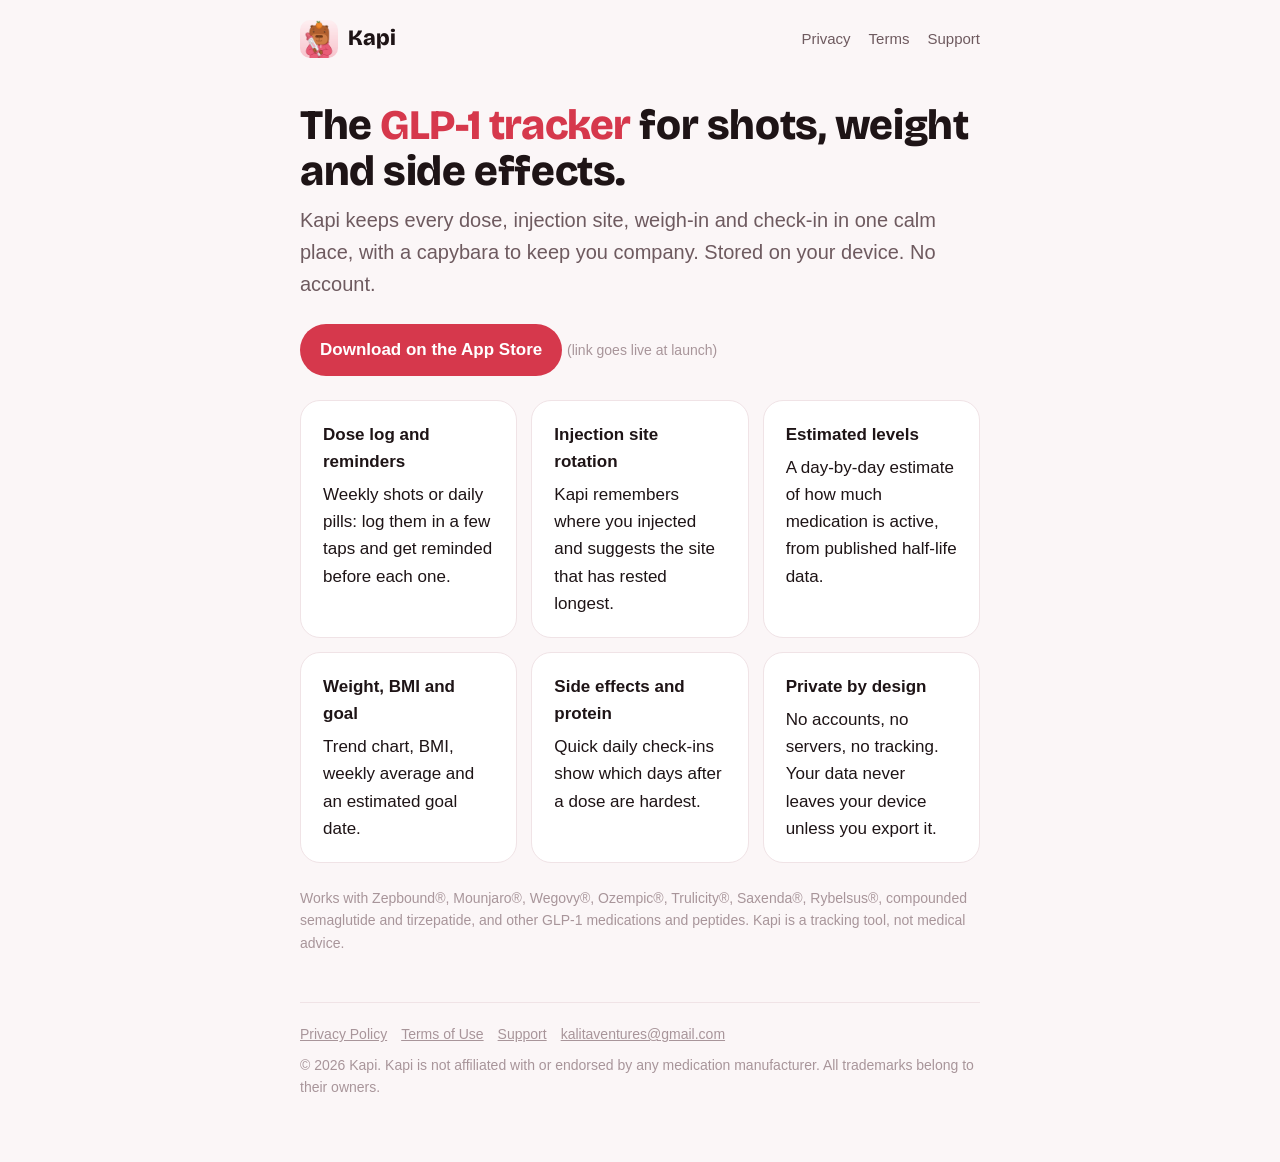
<file: index.html>
<!doctype html><html lang="en"><head><meta charset="utf-8"><meta name="viewport" content="width=device-width,initial-scale=1"><title>Kapi – GLP-1 TITLEamp; Peptide Tracker</title><meta name="description" content="Log GLP-1 shots and pills, rotate injection sites, and track weight, protein and side effects. Private, on your iPhone and iPad."><link rel="stylesheet" href="style.css"><link rel="icon" href="icon.png"></head><body><div class="wrap"><header><a class="brand" href="./"><img src="icon.png" alt="">Kapi</a><nav><a href="privacy.html">Privacy</a><a href="terms.html">Terms</a><a href="support.html">Support</a></nav></header>
<h1>The <em>GLP-1 tracker</em> for shots, weight and side effects.</h1>
<p class="lead">Kapi keeps every dose, injection site, weigh-in and check-in in one calm place, with a capybara to keep you company. Stored on your device. No account.</p>
<p><a class="btn" href="#">Download on the App Store</a> <span class="muted">(link goes live at launch)</span></p>
<div class="grid">
<div class="card"><h3>Dose log and reminders</h3>Weekly shots or daily pills: log them in a few taps and get reminded before each one.</div>
<div class="card"><h3>Injection site rotation</h3>Kapi remembers where you injected and suggests the site that has rested longest.</div>
<div class="card"><h3>Estimated levels</h3>A day-by-day estimate of how much medication is active, from published half-life data.</div>
<div class="card"><h3>Weight, BMI and goal</h3>Trend chart, BMI, weekly average and an estimated goal date.</div>
<div class="card"><h3>Side effects and protein</h3>Quick daily check-ins show which days after a dose are hardest.</div>
<div class="card"><h3>Private by design</h3>No accounts, no servers, no tracking. Your data never leaves your device unless you export it.</div>
</div>
<p class="muted">Works with Zepbound®, Mounjaro®, Wegovy®, Ozempic®, Trulicity®, Saxenda®, Rybelsus®, compounded semaglutide and tirzepatide, and other GLP-1 medications and peptides. Kapi is a tracking tool, not medical advice.</p>
<footer><a href="privacy.html">Privacy Policy</a><a href="terms.html">Terms of Use</a><a href="support.html">Support</a><a href="mailto:kalitaventures@gmail.com">kalitaventures@gmail.com</a><div style="margin-top:8px">© 2026 Kapi. Kapi is not affiliated with or endorsed by any medication manufacturer. All trademarks belong to their owners.</div></footer></div></body></html>
</file>
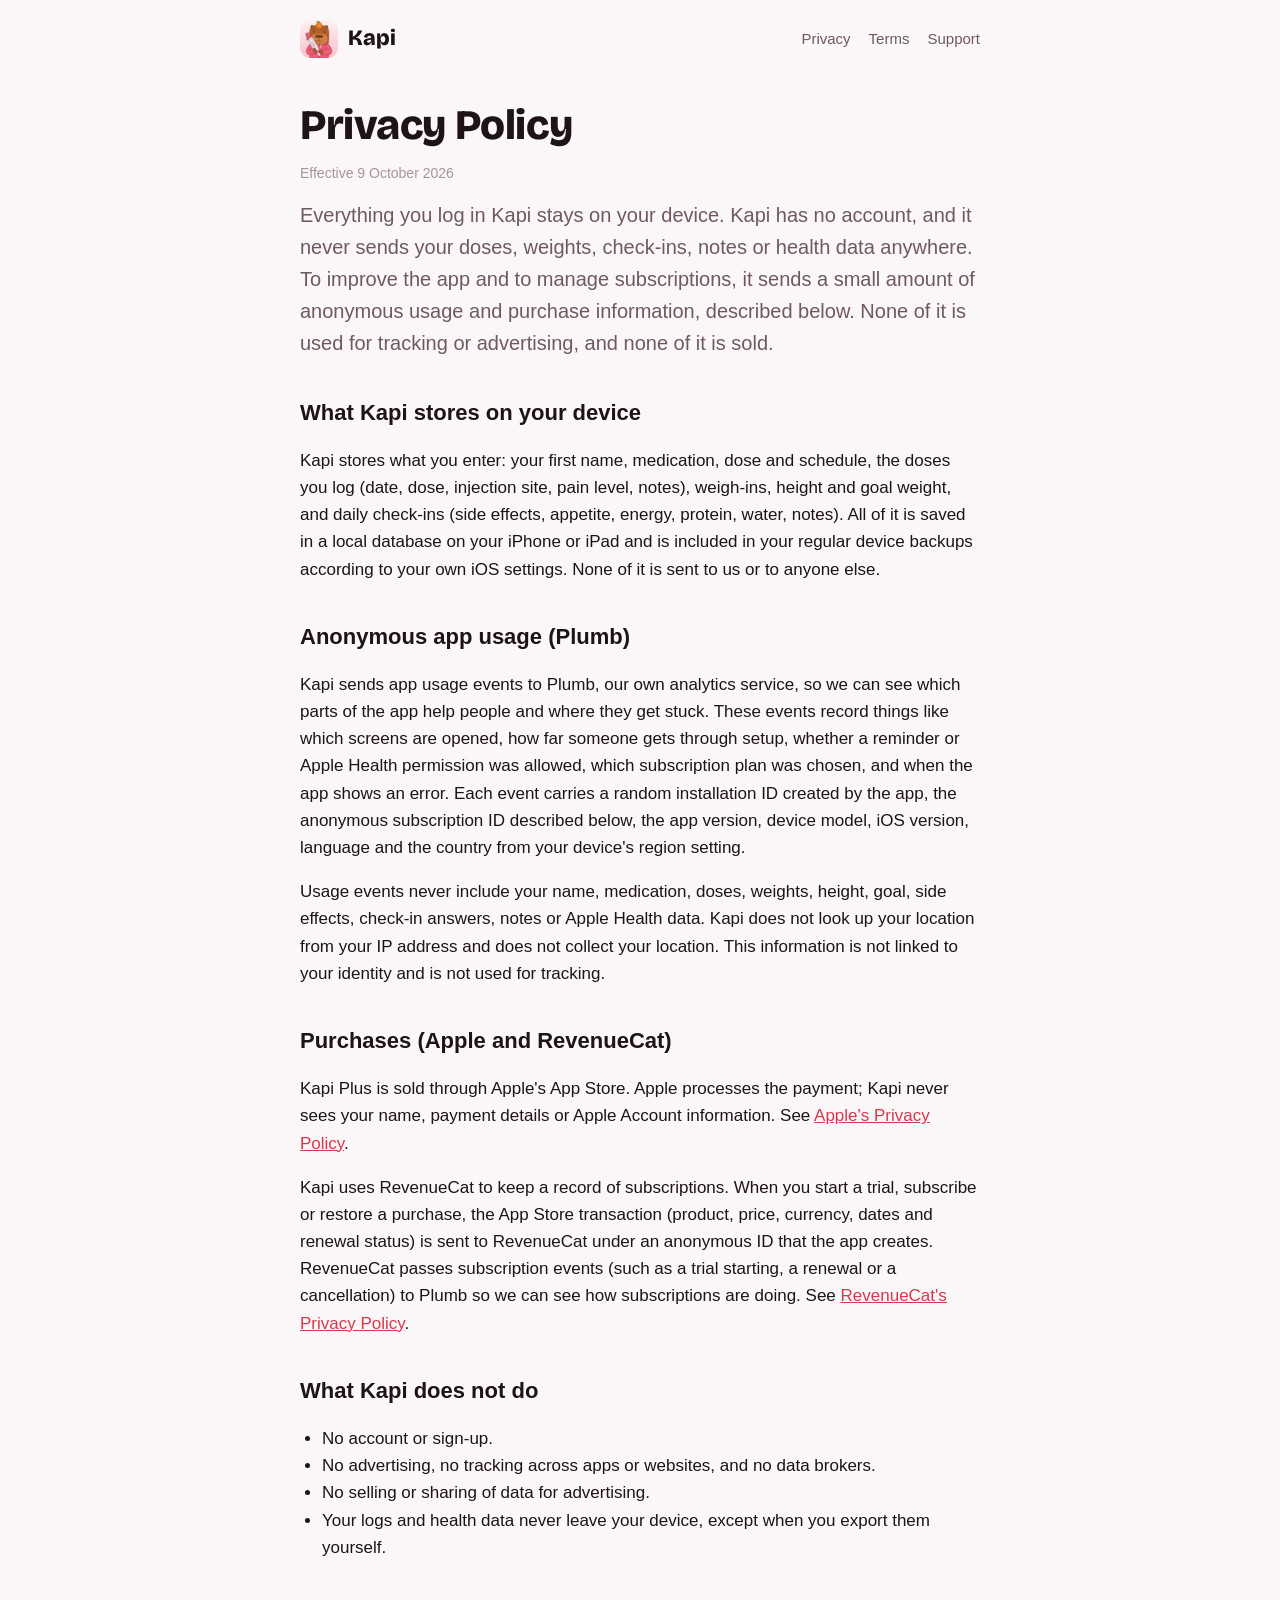
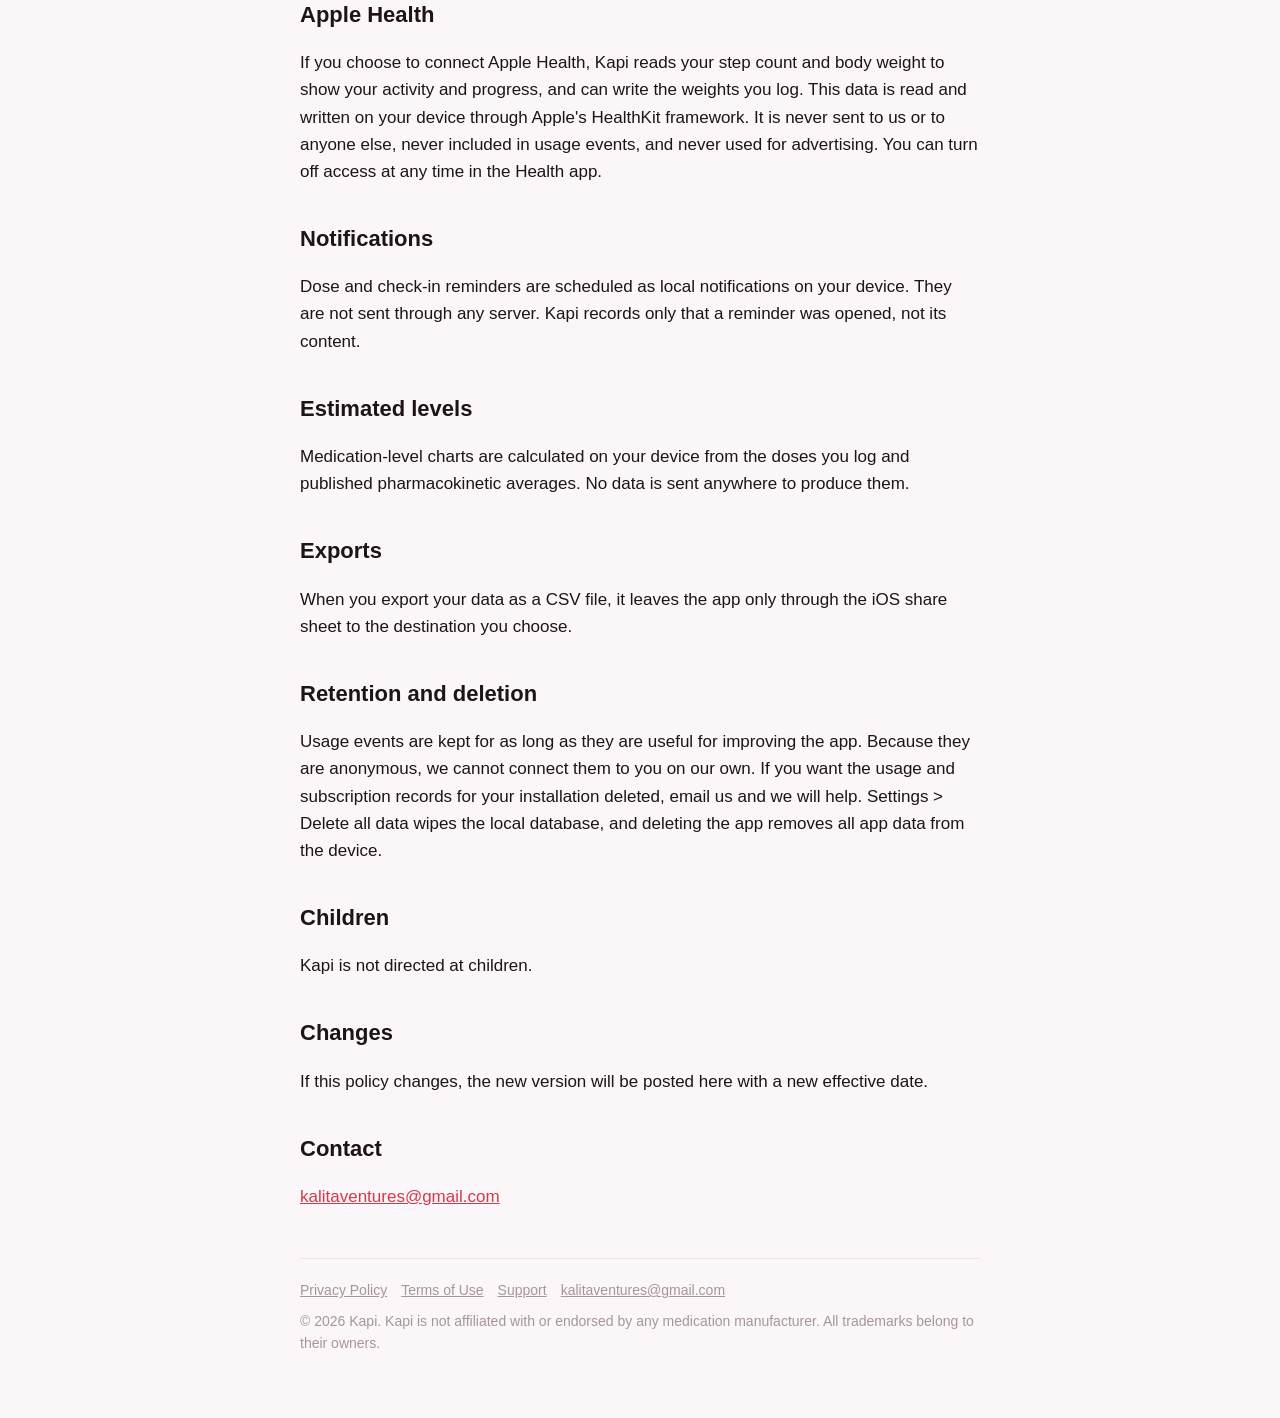
<file: privacy.html>
<!doctype html><html lang="en"><head><meta charset="utf-8"><meta name="viewport" content="width=device-width,initial-scale=1"><title>Privacy Policy – Kapi</title><meta name="description" content="What you log in Kapi stays on your device. Kapi sends only anonymous app usage and subscription status."><link rel="stylesheet" href="style.css"><link rel="icon" href="icon.png"></head><body><div class="wrap"><header><a class="brand" href="./"><img src="icon.png" alt="">Kapi</a><nav><a href="privacy.html">Privacy</a><a href="terms.html">Terms</a><a href="support.html">Support</a></nav></header>
<h1>Privacy Policy</h1><p class="muted">Effective 9 October 2026</p><p class="lead">Everything you log in Kapi stays on your device. Kapi has no account, and it never sends your doses, weights, check-ins, notes or health data anywhere. To improve the app and to manage subscriptions, it sends a small amount of anonymous usage and purchase information, described below. None of it is used for tracking or advertising, and none of it is sold.</p><h2>What Kapi stores on your device</h2><p>Kapi stores what you enter: your first name, medication, dose and schedule, the doses you log (date, dose, injection site, pain level, notes), weigh-ins, height and goal weight, and daily check-ins (side effects, appetite, energy, protein, water, notes). All of it is saved in a local database on your iPhone or iPad and is included in your regular device backups according to your own iOS settings. None of it is sent to us or to anyone else.</p><h2>Anonymous app usage (Plumb)</h2><p>Kapi sends app usage events to Plumb, our own analytics service, so we can see which parts of the app help people and where they get stuck. These events record things like which screens are opened, how far someone gets through setup, whether a reminder or Apple Health permission was allowed, which subscription plan was chosen, and when the app shows an error. Each event carries a random installation ID created by the app, the anonymous subscription ID described below, the app version, device model, iOS version, language and the country from your device's region setting.</p><p>Usage events never include your name, medication, doses, weights, height, goal, side effects, check-in answers, notes or Apple Health data. Kapi does not look up your location from your IP address and does not collect your location. This information is not linked to your identity and is not used for tracking.</p><h2>Purchases (Apple and RevenueCat)</h2><p>Kapi Plus is sold through Apple's App Store. Apple processes the payment; Kapi never sees your name, payment details or Apple Account information. See <a href="https://www.apple.com/legal/privacy/">Apple's Privacy Policy</a>.</p><p>Kapi uses RevenueCat to keep a record of subscriptions. When you start a trial, subscribe or restore a purchase, the App Store transaction (product, price, currency, dates and renewal status) is sent to RevenueCat under an anonymous ID that the app creates. RevenueCat passes subscription events (such as a trial starting, a renewal or a cancellation) to Plumb so we can see how subscriptions are doing. See <a href="https://www.revenuecat.com/privacy/">RevenueCat's Privacy Policy</a>.</p><h2>What Kapi does not do</h2><ul><li>No account or sign-up.</li><li>No advertising, no tracking across apps or websites, and no data brokers.</li><li>No selling or sharing of data for advertising.</li><li>Your logs and health data never leave your device, except when you export them yourself.</li></ul><h2>Apple Health</h2><p>If you choose to connect Apple Health, Kapi reads your step count and body weight to show your activity and progress, and can write the weights you log. This data is read and written on your device through Apple's HealthKit framework. It is never sent to us or to anyone else, never included in usage events, and never used for advertising. You can turn off access at any time in the Health app.</p><h2>Notifications</h2><p>Dose and check-in reminders are scheduled as local notifications on your device. They are not sent through any server. Kapi records only that a reminder was opened, not its content.</p><h2>Estimated levels</h2><p>Medication-level charts are calculated on your device from the doses you log and published pharmacokinetic averages. No data is sent anywhere to produce them.</p><h2>Exports</h2><p>When you export your data as a CSV file, it leaves the app only through the iOS share sheet to the destination you choose.</p><h2>Retention and deletion</h2><p>Usage events are kept for as long as they are useful for improving the app. Because they are anonymous, we cannot connect them to you on our own. If you want the usage and subscription records for your installation deleted, email us and we will help. Settings &gt; Delete all data wipes the local database, and deleting the app removes all app data from the device.</p><h2>Children</h2><p>Kapi is not directed at children.</p><h2>Changes</h2><p>If this policy changes, the new version will be posted here with a new effective date.</p><h2>Contact</h2><p><a href="mailto:kalitaventures@gmail.com">kalitaventures@gmail.com</a></p><footer><a href="privacy.html">Privacy Policy</a><a href="terms.html">Terms of Use</a><a href="support.html">Support</a><a href="mailto:kalitaventures@gmail.com">kalitaventures@gmail.com</a><div style="margin-top:8px">© 2026 Kapi. Kapi is not affiliated with or endorsed by any medication manufacturer. All trademarks belong to their owners.</div></footer></div></body></html>
</file>
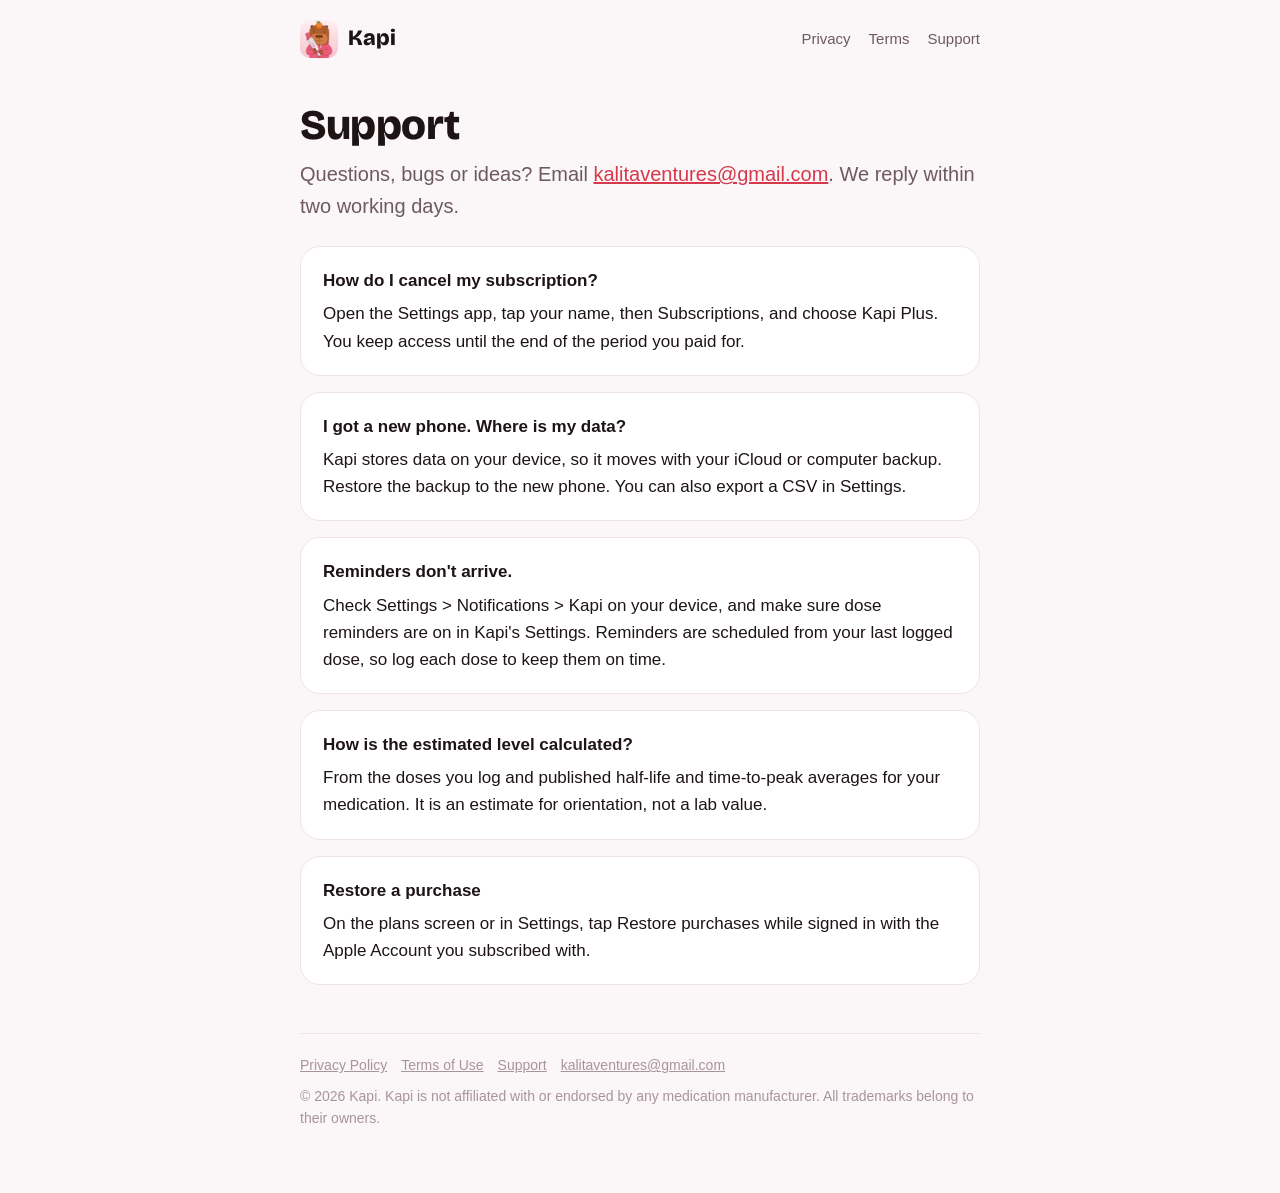
<file: support.html>
<!doctype html><html lang="en"><head><meta charset="utf-8"><meta name="viewport" content="width=device-width,initial-scale=1"><title>Support – Kapi</title><meta name="description" content="Help with Kapi, the GLP-1 and peptide tracker."><link rel="stylesheet" href="style.css"><link rel="icon" href="icon.png"></head><body><div class="wrap"><header><a class="brand" href="./"><img src="icon.png" alt="">Kapi</a><nav><a href="privacy.html">Privacy</a><a href="terms.html">Terms</a><a href="support.html">Support</a></nav></header>
<h1>Support</h1>
<p class="lead">Questions, bugs or ideas? Email <a href="mailto:kalitaventures@gmail.com">kalitaventures@gmail.com</a>. We reply within two working days.</p>
<div class="card"><h3>How do I cancel my subscription?</h3>Open the Settings app, tap your name, then Subscriptions, and choose Kapi Plus. You keep access until the end of the period you paid for.</div>
<div class="card"><h3>I got a new phone. Where is my data?</h3>Kapi stores data on your device, so it moves with your iCloud or computer backup. Restore the backup to the new phone. You can also export a CSV in Settings.</div>
<div class="card"><h3>Reminders don't arrive.</h3>Check Settings &gt; Notifications &gt; Kapi on your device, and make sure dose reminders are on in Kapi's Settings. Reminders are scheduled from your last logged dose, so log each dose to keep them on time.</div>
<div class="card"><h3>How is the estimated level calculated?</h3>From the doses you log and published half-life and time-to-peak averages for your medication. It is an estimate for orientation, not a lab value.</div>
<div class="card"><h3>Restore a purchase</h3>On the plans screen or in Settings, tap Restore purchases while signed in with the Apple Account you subscribed with.</div>
<footer><a href="privacy.html">Privacy Policy</a><a href="terms.html">Terms of Use</a><a href="support.html">Support</a><a href="mailto:kalitaventures@gmail.com">kalitaventures@gmail.com</a><div style="margin-top:8px">© 2026 Kapi. Kapi is not affiliated with or endorsed by any medication manufacturer. All trademarks belong to their owners.</div></footer></div></body></html>
</file>
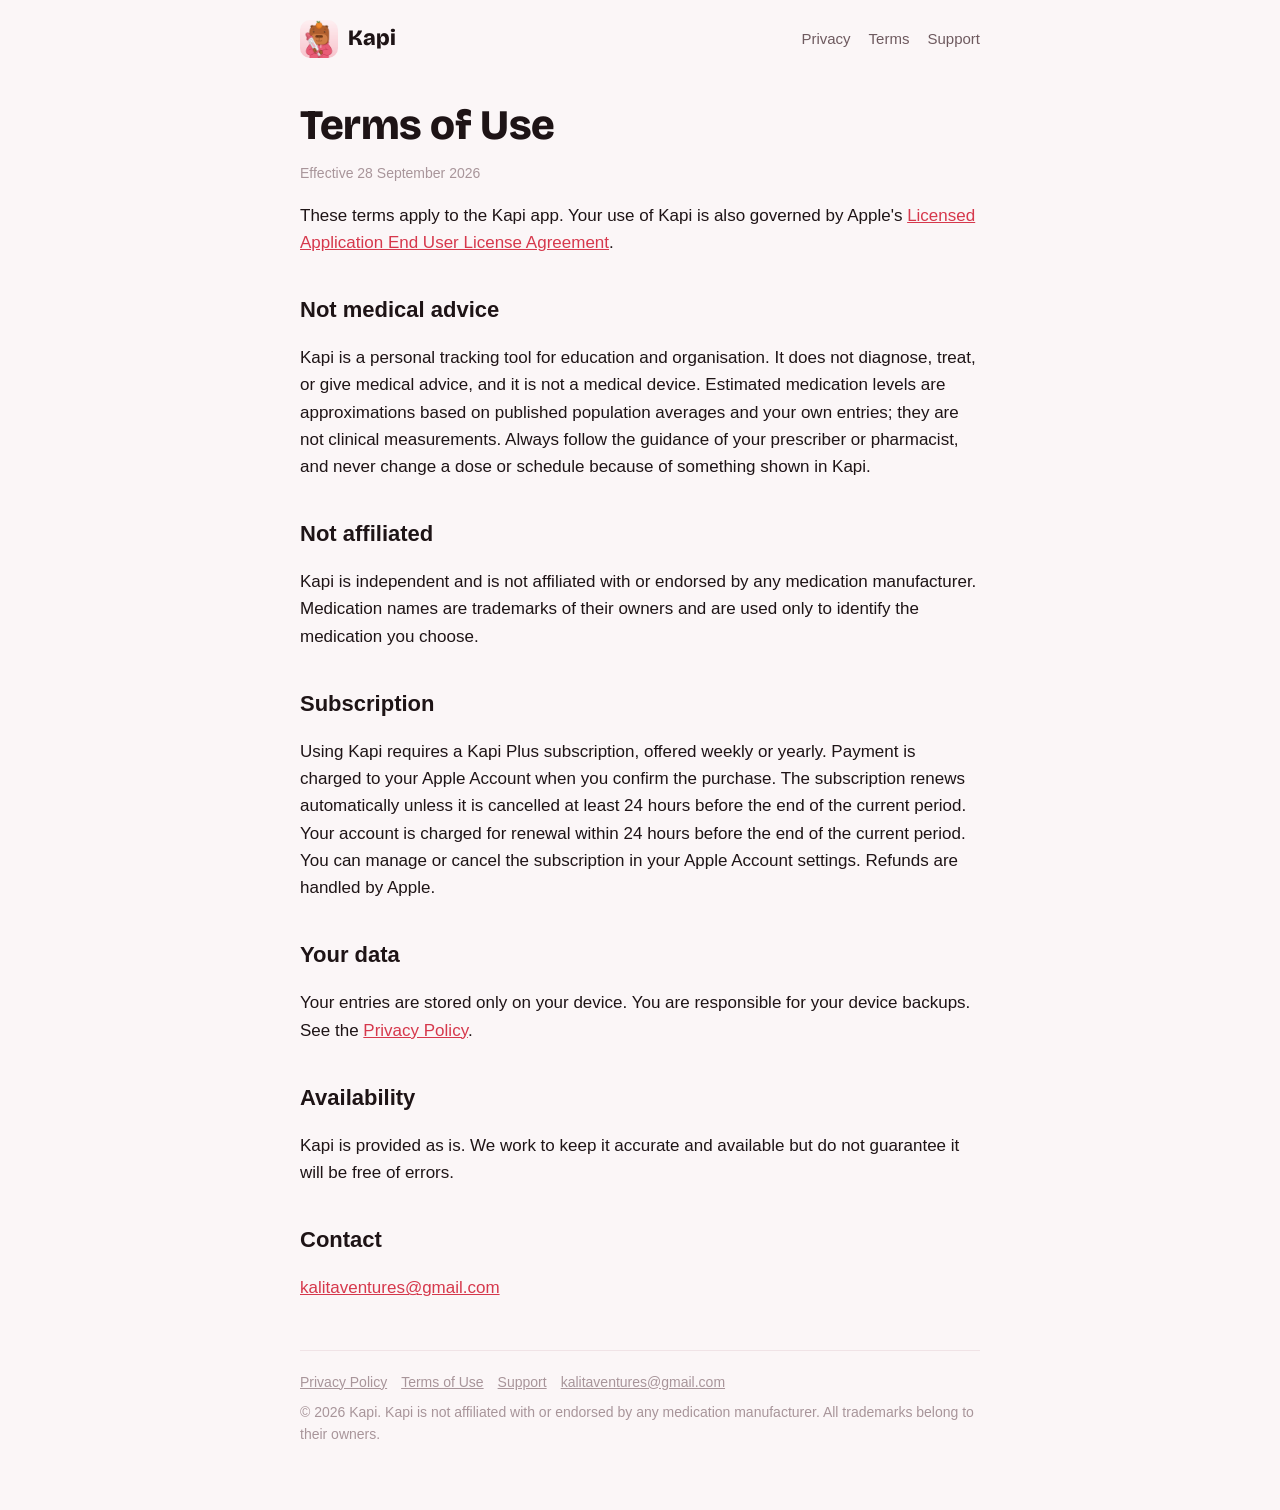
<file: terms.html>
<!doctype html><html lang="en"><head><meta charset="utf-8"><meta name="viewport" content="width=device-width,initial-scale=1"><title>Terms of Use – Kapi</title><meta name="description" content="Terms of use for the Kapi app."><link rel="stylesheet" href="style.css"><link rel="icon" href="icon.png"></head><body><div class="wrap"><header><a class="brand" href="./"><img src="icon.png" alt="">Kapi</a><nav><a href="privacy.html">Privacy</a><a href="terms.html">Terms</a><a href="support.html">Support</a></nav></header>
<h1>Terms of Use</h1>
<p class="muted">Effective 28 September 2026</p>
<p>These terms apply to the Kapi app. Your use of Kapi is also governed by Apple's <a href="https://www.apple.com/legal/internet-services/itunes/dev/stdeula/">Licensed Application End User License Agreement</a>.</p>
<h2>Not medical advice</h2>
<p>Kapi is a personal tracking tool for education and organisation. It does not diagnose, treat, or give medical advice, and it is not a medical device. Estimated medication levels are approximations based on published population averages and your own entries; they are not clinical measurements. Always follow the guidance of your prescriber or pharmacist, and never change a dose or schedule because of something shown in Kapi.</p>
<h2>Not affiliated</h2>
<p>Kapi is independent and is not affiliated with or endorsed by any medication manufacturer. Medication names are trademarks of their owners and are used only to identify the medication you choose.</p>
<h2>Subscription</h2>
<p>Using Kapi requires a Kapi Plus subscription, offered weekly or yearly. Payment is charged to your Apple Account when you confirm the purchase. The subscription renews automatically unless it is cancelled at least 24 hours before the end of the current period. Your account is charged for renewal within 24 hours before the end of the current period. You can manage or cancel the subscription in your Apple Account settings. Refunds are handled by Apple.</p>
<h2>Your data</h2>
<p>Your entries are stored only on your device. You are responsible for your device backups. See the <a href="privacy.html">Privacy Policy</a>.</p>
<h2>Availability</h2>
<p>Kapi is provided as is. We work to keep it accurate and available but do not guarantee it will be free of errors.</p>
<h2>Contact</h2>
<p><a href="mailto:kalitaventures@gmail.com">kalitaventures@gmail.com</a></p>
<footer><a href="privacy.html">Privacy Policy</a><a href="terms.html">Terms of Use</a><a href="support.html">Support</a><a href="mailto:kalitaventures@gmail.com">kalitaventures@gmail.com</a><div style="margin-top:8px">© 2026 Kapi. Kapi is not affiliated with or endorsed by any medication manufacturer. All trademarks belong to their owners.</div></footer></div></body></html>
</file>
<file: style.css>
@font-face { font-family:"Bricolage"; src:url("BricolageGrotesque-ExtraBold.ttf") format("truetype"); font-weight:800; font-display:swap; }
:root { --paper:#FBF6F7; --surface:#FFFFFF; --ink:#1E1416; --ink2:#6E5A5F; --ink3:#A8959A; --line:#F0E3E6; --rose:#D6384C; --rose-soft:#FDE5E8; --yuzu:#F5A300; }
@media (prefers-color-scheme: dark) { :root { --paper:#150F11; --surface:#201719; --ink:#F6EEF0; --ink2:#BBA7AC; --ink3:#7D6A6F; --line:#3A2C30; --rose:#FF7A88; --rose-soft:#3A1A1F; --yuzu:#FFC14A; } }
* { box-sizing:border-box; }
body { margin:0; background:var(--paper); color:var(--ink); font:17px/1.6 -apple-system,BlinkMacSystemFont,"SF Pro Text","Segoe UI",Roboto,sans-serif; -webkit-font-smoothing:antialiased; }
a { color:var(--rose); }
.wrap { max-width:720px; margin:0 auto; padding:0 20px 64px; }
header { display:flex; align-items:center; justify-content:space-between; padding:20px 0; flex-wrap:wrap; gap:8px; }
.brand { display:flex; align-items:center; gap:10px; font-family:"Bricolage",-apple-system,sans-serif; font-weight:800; text-decoration:none; color:var(--ink); font-size:22px; }
.brand img { width:38px; height:38px; border-radius:10px; }
nav a { margin-left:18px; font-size:15px; color:var(--ink2); text-decoration:none; }
nav a:first-child { margin-left:0; }
nav a:hover { color:var(--rose); }
h1 { font-family:"Bricolage",-apple-system,sans-serif; font-weight:800; font-size:42px; line-height:1.1; margin:24px 0 10px; letter-spacing:-0.01em; }
h1 em { font-style:normal; color:var(--rose); }
h2 { font-size:22px; margin:36px 0 8px; }
h3 { font-size:17px; margin:24px 0 6px; }
p.lead { font-size:20px; color:var(--ink2); margin:0 0 24px; }
.muted { color:var(--ink3); font-size:14px; }
.card { background:var(--surface); border:1px solid var(--line); border-radius:20px; padding:20px 22px; margin:16px 0; }
.grid { display:grid; grid-template-columns:repeat(auto-fit,minmax(200px,1fr)); gap:14px; margin:24px 0; }
.grid .card { margin:0; }
.card h3 { margin-top:0; }
.btn { display:inline-block; background:var(--rose); color:#fff; padding:12px 20px; border-radius:999px; text-decoration:none; font-weight:600; }
footer { border-top:1px solid var(--line); margin-top:48px; padding-top:20px; color:var(--ink3); font-size:14px; }
footer a { color:var(--ink3); margin-right:14px; }
ul { padding-left:22px; }
</file>
